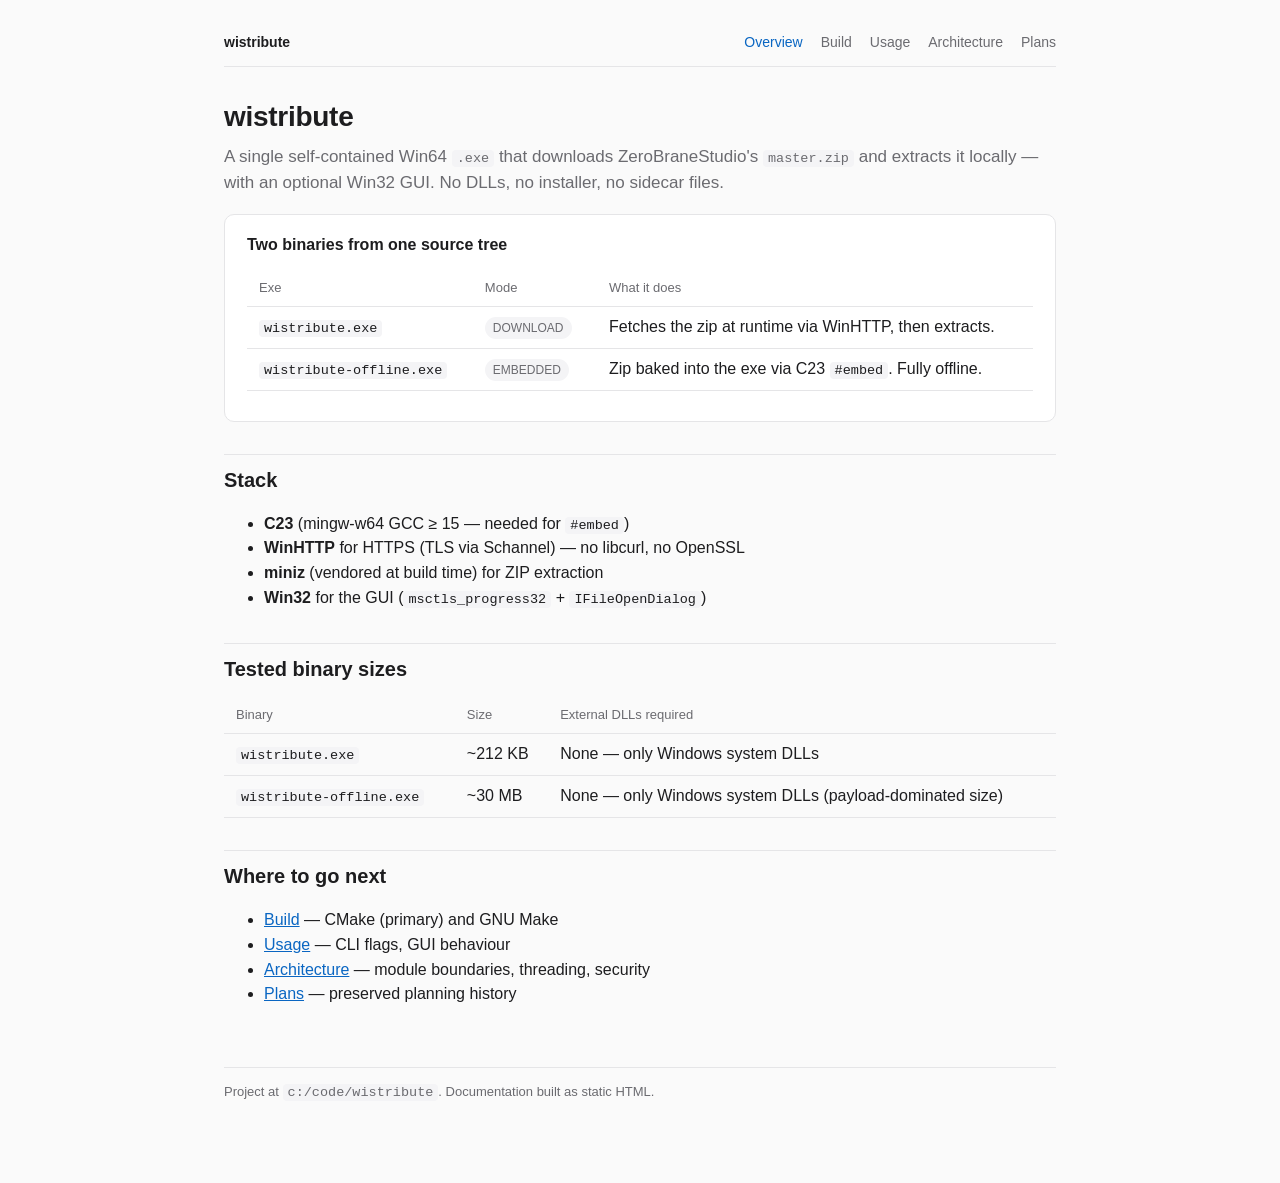
<file: docs/index.html>
<!doctype html>
<html lang="en">
<head>
<meta charset="utf-8">
<meta name="viewport" content="width=device-width, initial-scale=1">
<title>wistribute — docs</title>
<link rel="stylesheet" href="style.css">
</head>
<body>
<div class="wrap">
<nav class="top">
    <a class="brand" href="index.html">wistribute</a>
    <a class="active" href="index.html">Overview</a>
    <a href="build.html">Build</a>
    <a href="usage.html">Usage</a>
    <a href="architecture.html">Architecture</a>
    <a href="plans/">Plans</a>
</nav>

<h1>wistribute</h1>
<p class="lede">A single self-contained Win64 <code>.exe</code> that downloads
ZeroBraneStudio's <code>master.zip</code> and extracts it locally — with an
optional Win32 GUI. No DLLs, no installer, no sidecar files.</p>

<div class="card">
    <strong>Two binaries from one source tree</strong>
    <table>
    <tr><th>Exe</th><th>Mode</th><th>What it does</th></tr>
    <tr><td><code>wistribute.exe</code></td><td><span class="tag">DOWNLOAD</span></td>
        <td>Fetches the zip at runtime via WinHTTP, then extracts.</td></tr>
    <tr><td><code>wistribute-offline.exe</code></td><td><span class="tag">EMBEDDED</span></td>
        <td>Zip baked into the exe via C23 <code>#embed</code>. Fully offline.</td></tr>
    </table>
</div>

<h2>Stack</h2>
<ul>
    <li><strong>C23</strong> (mingw-w64 GCC ≥ 15 — needed for <code>#embed</code>)</li>
    <li><strong>WinHTTP</strong> for HTTPS (TLS via Schannel) — no libcurl, no OpenSSL</li>
    <li><strong>miniz</strong> (vendored at build time) for ZIP extraction</li>
    <li><strong>Win32</strong> for the GUI (<code>msctls_progress32</code> + <code>IFileOpenDialog</code>)</li>
</ul>

<h2>Tested binary sizes</h2>
<table>
<tr><th>Binary</th><th>Size</th><th>External DLLs required</th></tr>
<tr><td><code>wistribute.exe</code></td><td>~212 KB</td>
    <td>None — only Windows system DLLs</td></tr>
<tr><td><code>wistribute-offline.exe</code></td><td>~30 MB</td>
    <td>None — only Windows system DLLs (payload-dominated size)</td></tr>
</table>

<h2>Where to go next</h2>
<ul>
    <li><a href="build.html">Build</a> — CMake (primary) and GNU Make</li>
    <li><a href="usage.html">Usage</a> — CLI flags, GUI behaviour</li>
    <li><a href="architecture.html">Architecture</a> — module boundaries, threading, security</li>
    <li><a href="plans/">Plans</a> — preserved planning history</li>
</ul>

<footer>Project at <code>c:/code/wistribute</code>. Documentation built as static HTML.</footer>
</div>
</body>
</html>
</file>
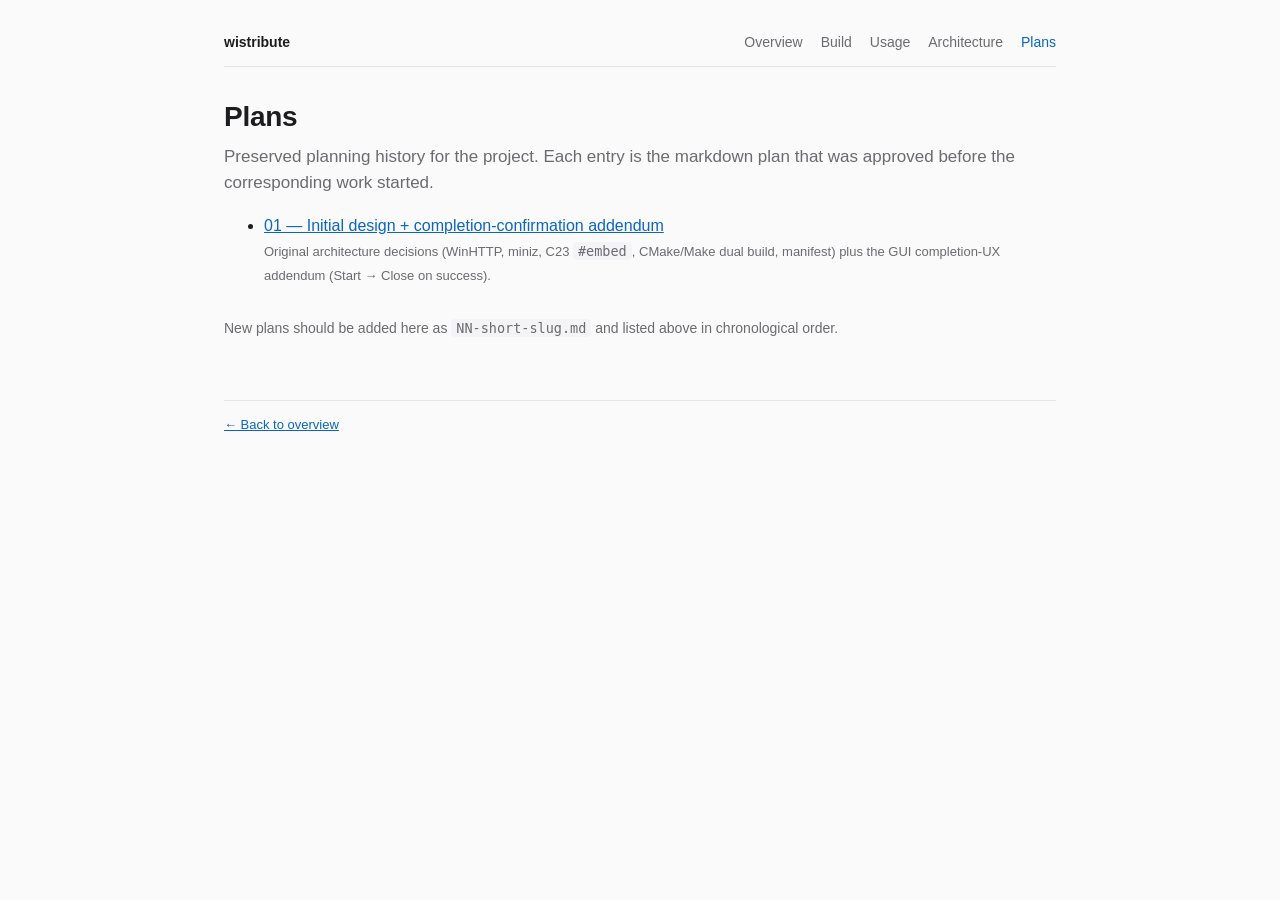
<file: docs/plans/index.html>
<!doctype html>
<html lang="en">
<head>
<meta charset="utf-8">
<meta name="viewport" content="width=device-width, initial-scale=1">
<title>Plans — wistribute</title>
<link rel="stylesheet" href="../style.css">
</head>
<body>
<div class="wrap">
<nav class="top">
    <a class="brand" href="../index.html">wistribute</a>
    <a href="../index.html">Overview</a>
    <a href="../build.html">Build</a>
    <a href="../usage.html">Usage</a>
    <a href="../architecture.html">Architecture</a>
    <a class="active" href="index.html">Plans</a>
</nav>

<h1>Plans</h1>
<p class="lede">Preserved planning history for the project. Each entry is
the markdown plan that was approved before the corresponding work started.</p>

<ul>
    <li><a href="01-initial-and-completion-confirmation.md">01 — Initial design + completion-confirmation addendum</a>
        <br><span style="color:var(--muted);font-size:13px;">
        Original architecture decisions (WinHTTP, miniz, C23 <code>#embed</code>,
        CMake/Make dual build, manifest) plus the GUI completion-UX addendum
        (Start → Close on success).</span></li>
</ul>

<p style="color:var(--muted);font-size:14px;margin-top:30px;">
New plans should be added here as <code>NN-short-slug.md</code> and listed above
in chronological order.</p>

<footer><a href="../index.html">← Back to overview</a></footer>
</div>
</body>
</html>
</file>
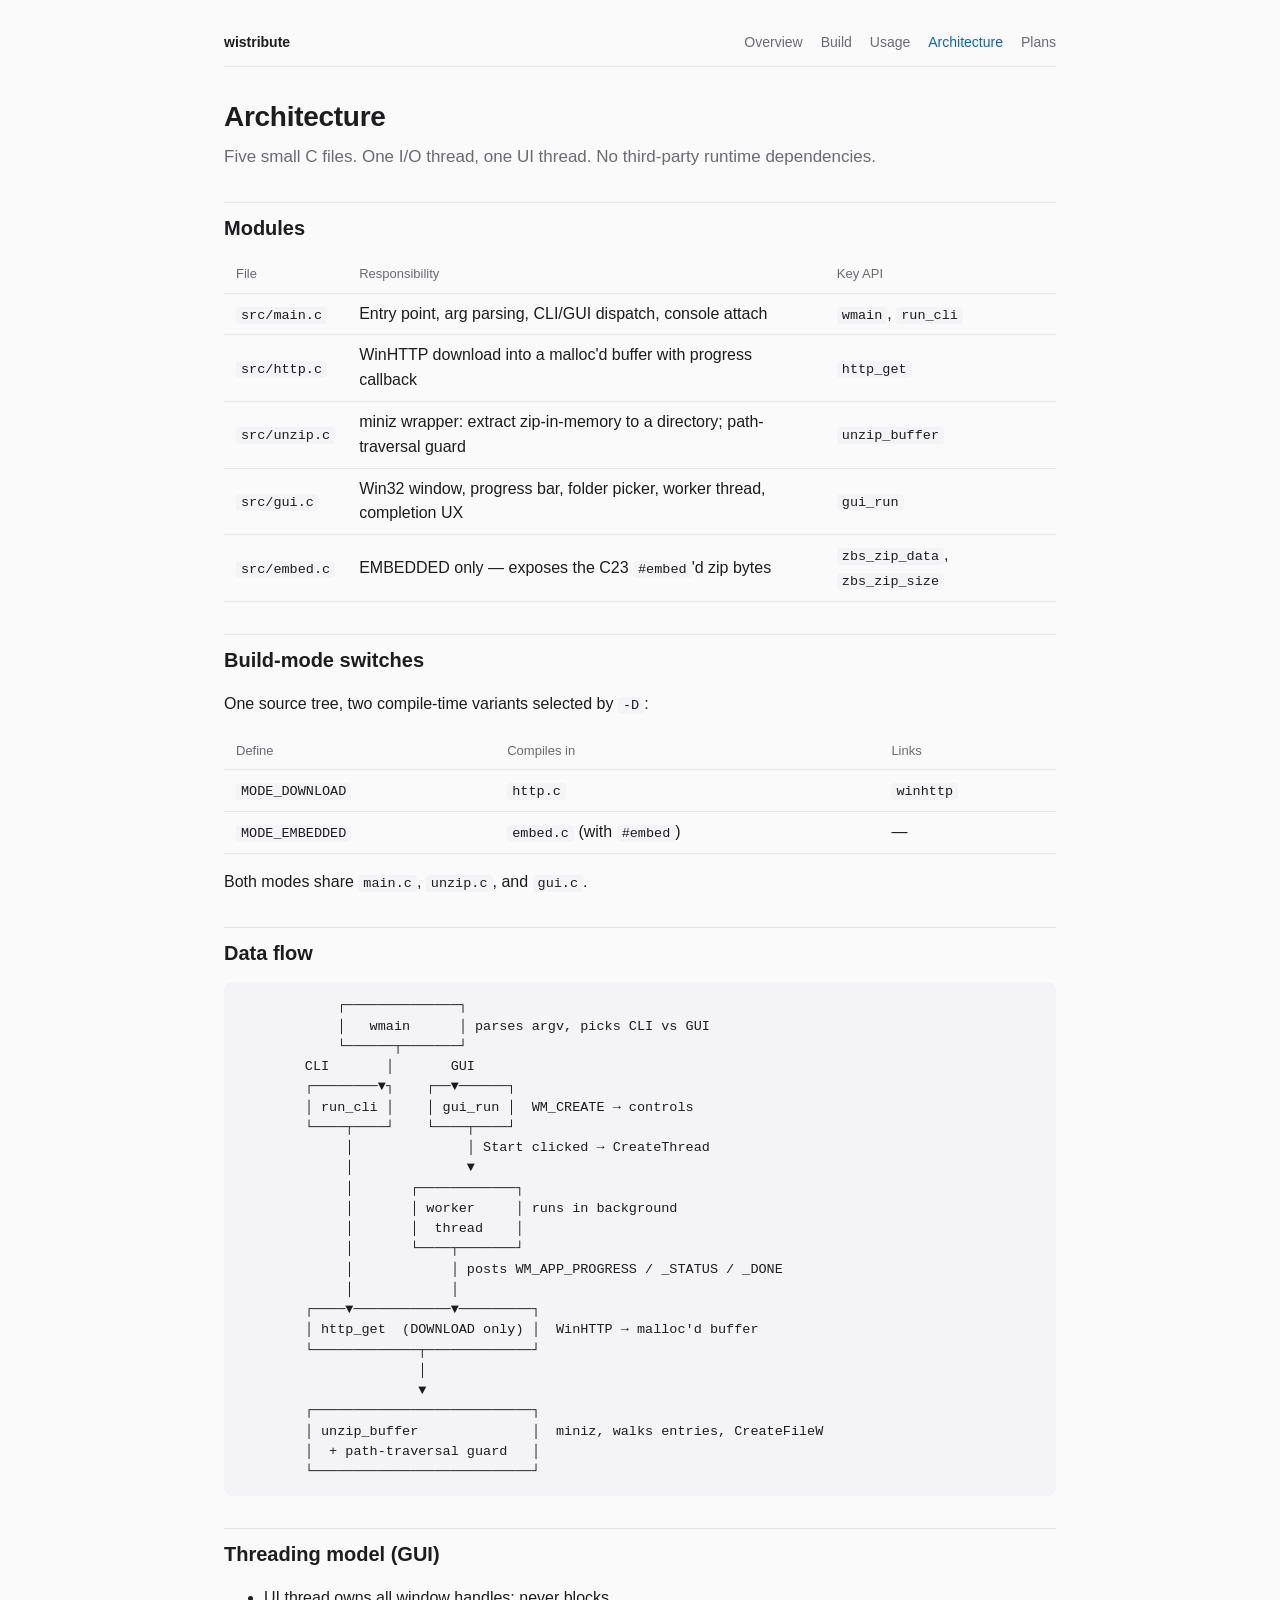
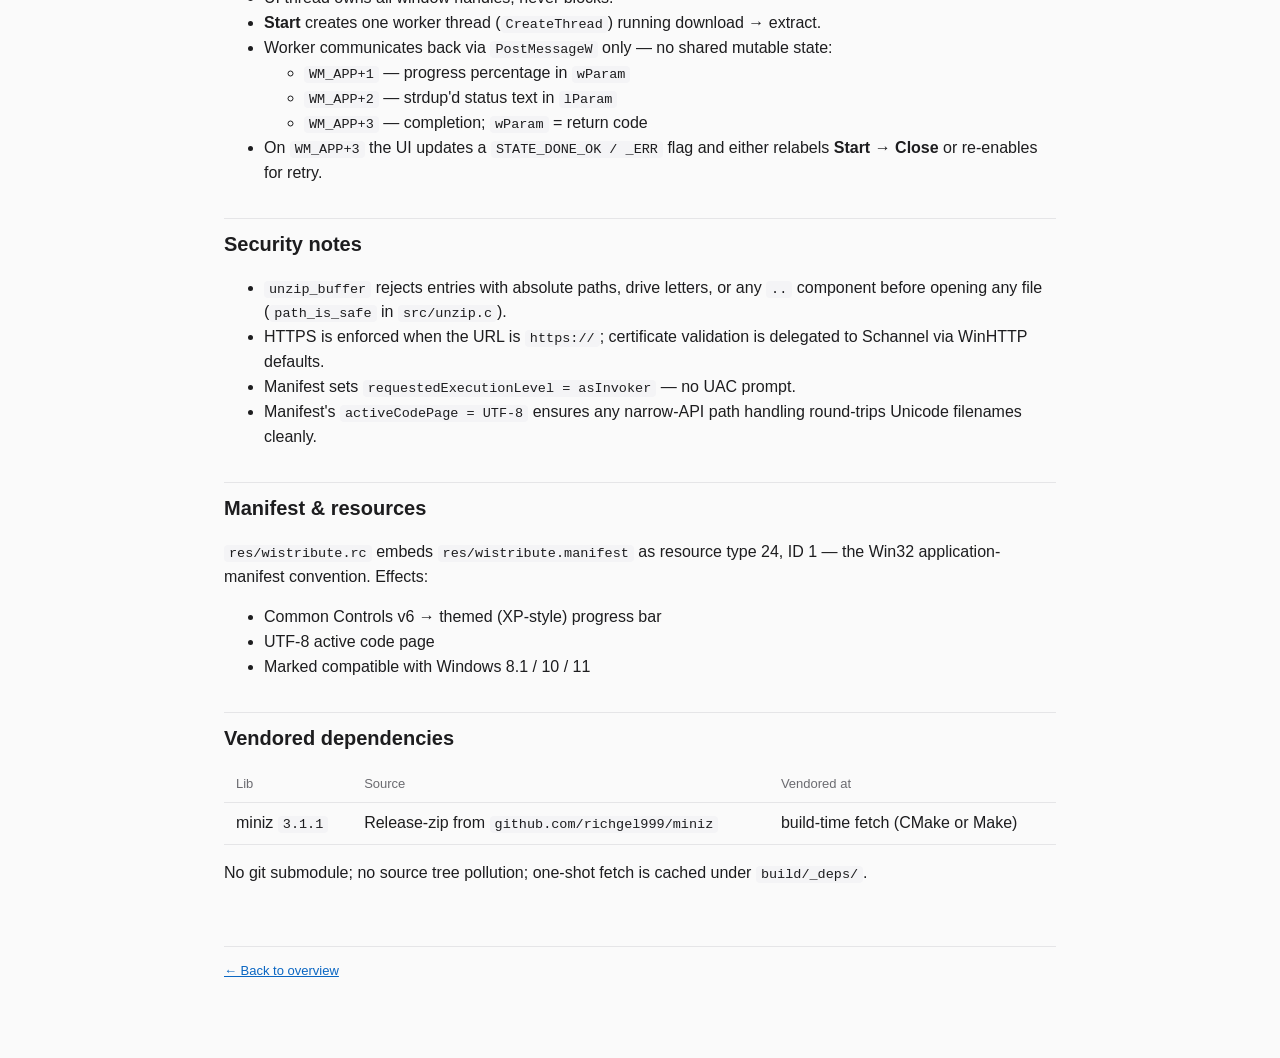
<file: docs/architecture.html>
<!doctype html>
<html lang="en">
<head>
<meta charset="utf-8">
<meta name="viewport" content="width=device-width, initial-scale=1">
<title>Architecture — wistribute</title>
<link rel="stylesheet" href="style.css">
</head>
<body>
<div class="wrap">
<nav class="top">
    <a class="brand" href="index.html">wistribute</a>
    <a href="index.html">Overview</a>
    <a href="build.html">Build</a>
    <a href="usage.html">Usage</a>
    <a class="active" href="architecture.html">Architecture</a>
    <a href="plans/">Plans</a>
</nav>

<h1>Architecture</h1>
<p class="lede">Five small C files. One I/O thread, one UI thread.
No third-party runtime dependencies.</p>

<h2>Modules</h2>
<table>
<tr><th>File</th><th>Responsibility</th><th>Key API</th></tr>
<tr><td><code>src/main.c</code></td>
    <td>Entry point, arg parsing, CLI/GUI dispatch, console attach</td>
    <td><code>wmain</code>, <code>run_cli</code></td></tr>
<tr><td><code>src/http.c</code></td>
    <td>WinHTTP download into a malloc'd buffer with progress callback</td>
    <td><code>http_get</code></td></tr>
<tr><td><code>src/unzip.c</code></td>
    <td>miniz wrapper: extract zip-in-memory to a directory; path-traversal guard</td>
    <td><code>unzip_buffer</code></td></tr>
<tr><td><code>src/gui.c</code></td>
    <td>Win32 window, progress bar, folder picker, worker thread, completion UX</td>
    <td><code>gui_run</code></td></tr>
<tr><td><code>src/embed.c</code></td>
    <td>EMBEDDED only — exposes the C23 <code>#embed</code>'d zip bytes</td>
    <td><code>zbs_zip_data</code>, <code>zbs_zip_size</code></td></tr>
</table>

<h2>Build-mode switches</h2>
<p>One source tree, two compile-time variants selected by <code>-D</code>:</p>
<table>
<tr><th>Define</th><th>Compiles in</th><th>Links</th></tr>
<tr><td><code>MODE_DOWNLOAD</code></td><td><code>http.c</code></td><td><code>winhttp</code></td></tr>
<tr><td><code>MODE_EMBEDDED</code></td><td><code>embed.c</code> (with <code>#embed</code>)</td><td>—</td></tr>
</table>
<p>Both modes share <code>main.c</code>, <code>unzip.c</code>, and <code>gui.c</code>.</p>

<h2>Data flow</h2>
<pre><code>            ┌──────────────┐
            │   wmain      │ parses argv, picks CLI vs GUI
            └──────┬───────┘
        CLI       │       GUI
        ┌────────▼┐    ┌──▼──────┐
        │ run_cli │    │ gui_run │  WM_CREATE → controls
        └────┬────┘    └────┬────┘
             │              │ Start clicked → CreateThread
             │              ▼
             │       ┌────────────┐
             │       │ worker     │ runs in background
             │       │  thread    │
             │       └────┬───────┘
             │            │ posts WM_APP_PROGRESS / _STATUS / _DONE
             │            │
        ┌────▼────────────▼─────────┐
        │ http_get  (DOWNLOAD only) │  WinHTTP → malloc'd buffer
        └─────────────┬─────────────┘
                      │
                      ▼
        ┌───────────────────────────┐
        │ unzip_buffer              │  miniz, walks entries, CreateFileW
        │  + path-traversal guard   │
        └───────────────────────────┘</code></pre>

<h2>Threading model (GUI)</h2>
<ul>
    <li>UI thread owns all window handles; never blocks.</li>
    <li><strong>Start</strong> creates one worker thread (<code>CreateThread</code>) running
        download → extract.</li>
    <li>Worker communicates back via <code>PostMessageW</code> only — no shared mutable state:
        <ul>
            <li><code>WM_APP+1</code> — progress percentage in <code>wParam</code></li>
            <li><code>WM_APP+2</code> — strdup'd status text in <code>lParam</code></li>
            <li><code>WM_APP+3</code> — completion; <code>wParam</code> = return code</li>
        </ul>
    </li>
    <li>On <code>WM_APP+3</code> the UI updates a <code>STATE_DONE_OK / _ERR</code> flag and
        either relabels <strong>Start → Close</strong> or re-enables for retry.</li>
</ul>

<h2>Security notes</h2>
<ul>
    <li><code>unzip_buffer</code> rejects entries with absolute paths, drive letters,
        or any <code>..</code> component before opening any file
        (<code>path_is_safe</code> in <code>src/unzip.c</code>).</li>
    <li>HTTPS is enforced when the URL is <code>https://</code>; certificate validation
        is delegated to Schannel via WinHTTP defaults.</li>
    <li>Manifest sets <code>requestedExecutionLevel = asInvoker</code> — no UAC prompt.</li>
    <li>Manifest's <code>activeCodePage = UTF-8</code> ensures any narrow-API path
        handling round-trips Unicode filenames cleanly.</li>
</ul>

<h2>Manifest &amp; resources</h2>
<p><code>res/wistribute.rc</code> embeds <code>res/wistribute.manifest</code> as
resource type 24, ID 1 — the Win32 application-manifest convention.
Effects:</p>
<ul>
    <li>Common Controls v6 → themed (XP-style) progress bar</li>
    <li>UTF-8 active code page</li>
    <li>Marked compatible with Windows 8.1 / 10 / 11</li>
</ul>

<h2>Vendored dependencies</h2>
<table>
<tr><th>Lib</th><th>Source</th><th>Vendored at</th></tr>
<tr><td>miniz <code>3.1.1</code></td>
    <td>Release-zip from <code>github.com/richgel999/miniz</code></td>
    <td>build-time fetch (CMake or Make)</td></tr>
</table>
<p>No git submodule; no source tree pollution; one-shot fetch is cached
under <code>build/_deps/</code>.</p>

<footer><a href="index.html">← Back to overview</a></footer>
</div>
</body>
</html>
</file>
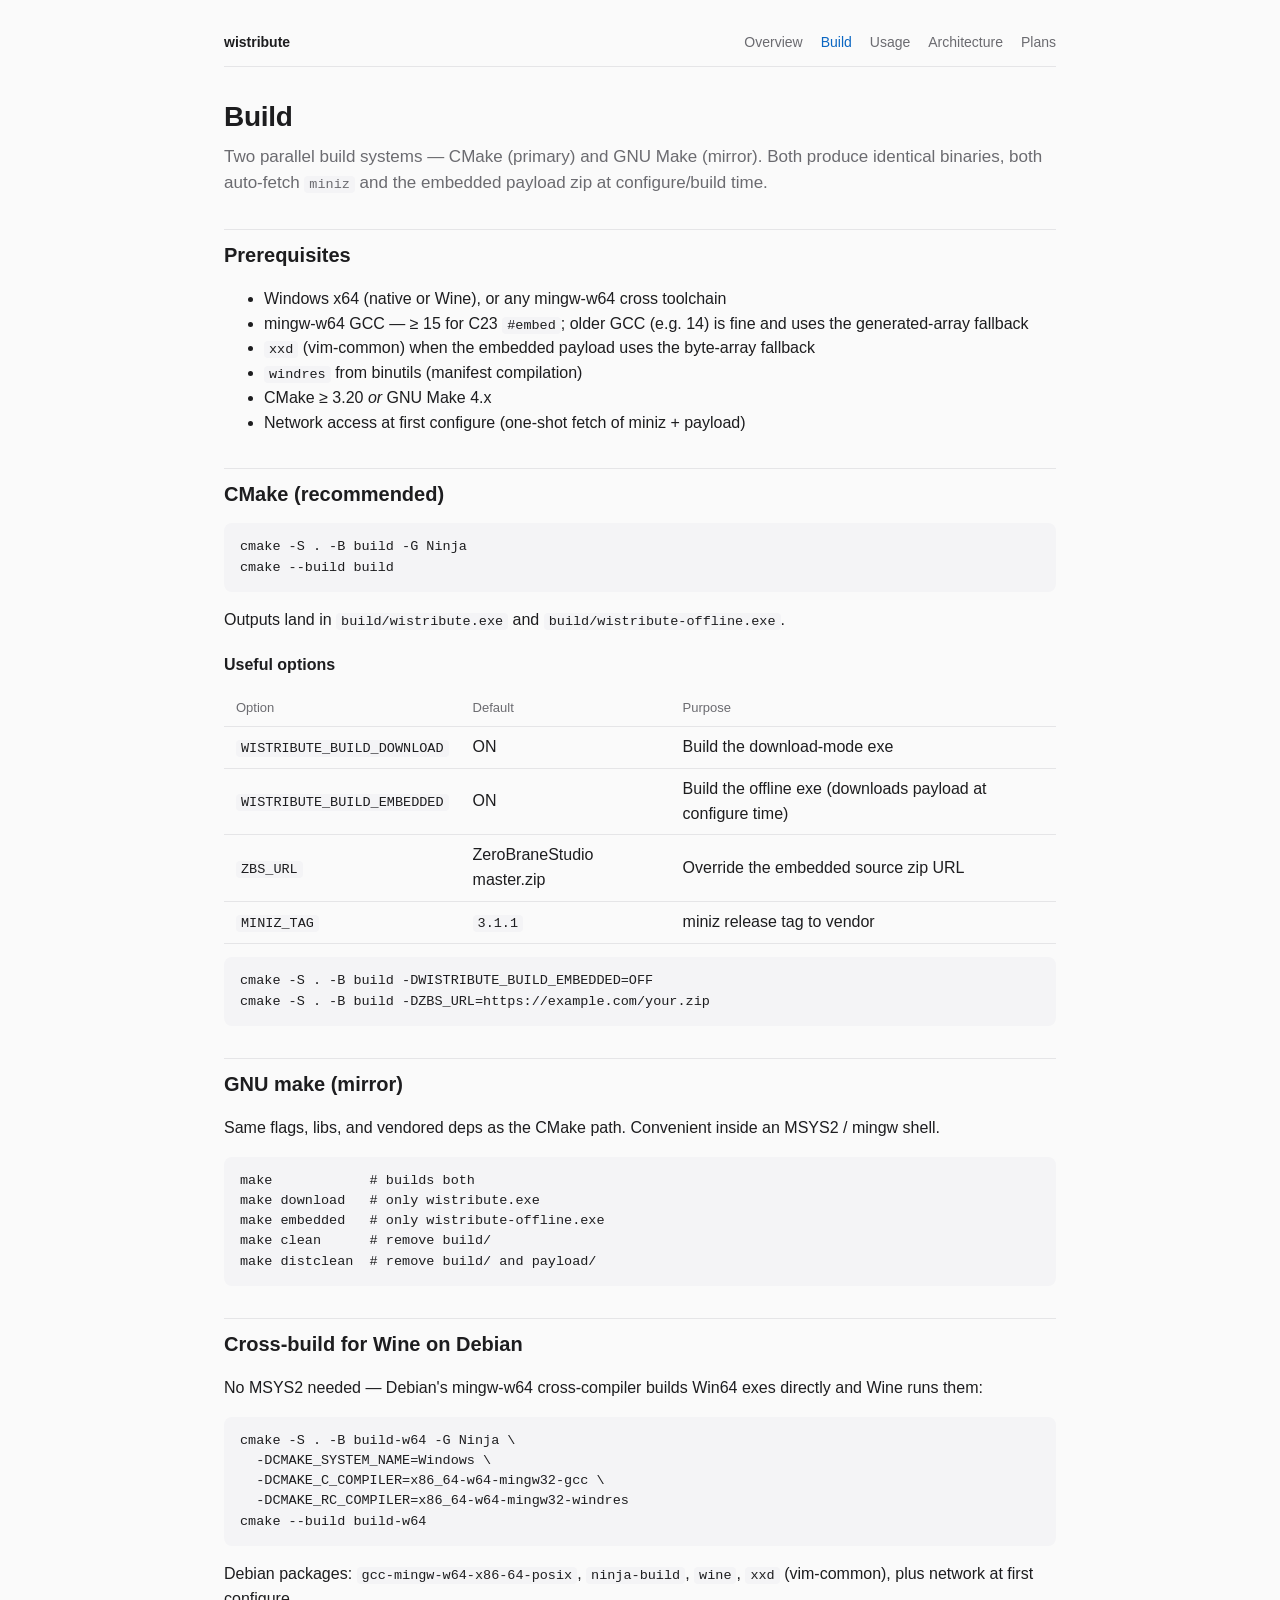
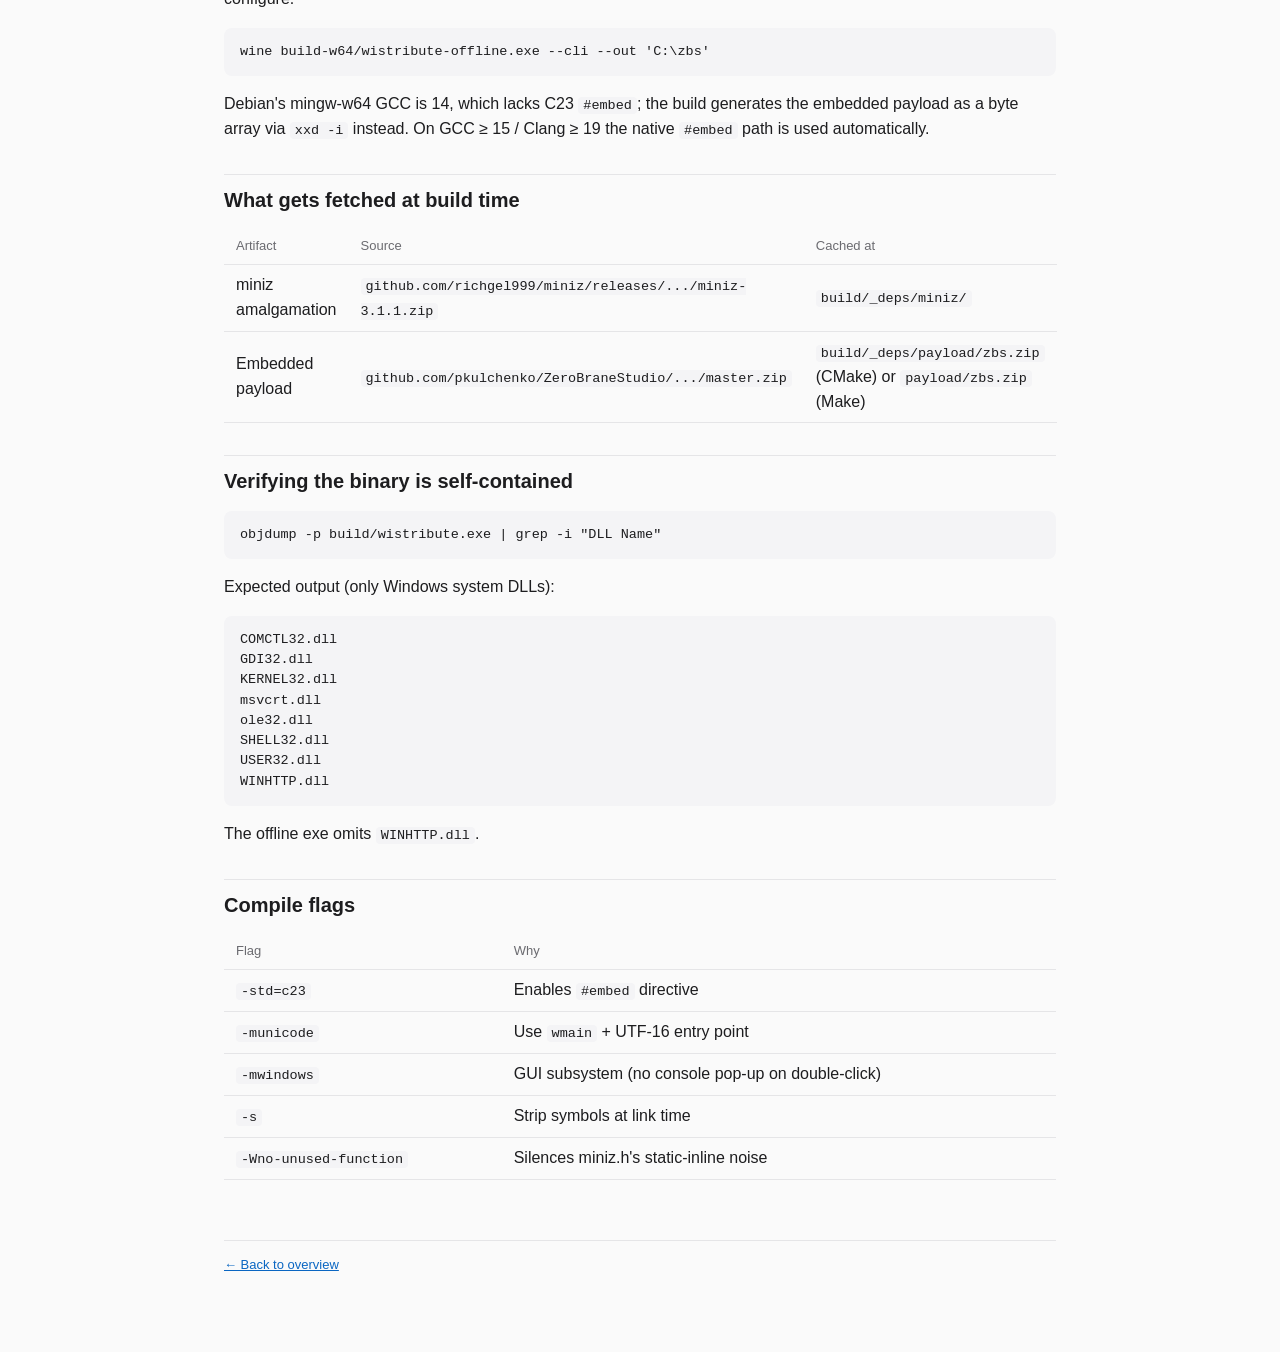
<file: docs/build.html>
<!doctype html>
<html lang="en">
<head>
<meta charset="utf-8">
<meta name="viewport" content="width=device-width, initial-scale=1">
<title>Build — wistribute</title>
<link rel="stylesheet" href="style.css">
</head>
<body>
<div class="wrap">
<nav class="top">
    <a class="brand" href="index.html">wistribute</a>
    <a href="index.html">Overview</a>
    <a class="active" href="build.html">Build</a>
    <a href="usage.html">Usage</a>
    <a href="architecture.html">Architecture</a>
    <a href="plans/">Plans</a>
</nav>

<h1>Build</h1>
<p class="lede">Two parallel build systems — CMake (primary) and GNU Make
(mirror). Both produce identical binaries, both auto-fetch
<code>miniz</code> and the embedded payload zip at configure/build time.</p>

<h2>Prerequisites</h2>
<ul>
    <li>Windows x64 (native or Wine), or any mingw-w64 cross toolchain</li>
    <li>mingw-w64 GCC — ≥ 15 for C23 <code>#embed</code>; older GCC (e.g. 14) is fine and uses the generated-array fallback</li>
    <li><code>xxd</code> (vim-common) when the embedded payload uses the byte-array fallback</li>
    <li><code>windres</code> from binutils (manifest compilation)</li>
    <li>CMake ≥ 3.20 <em>or</em> GNU Make 4.x</li>
    <li>Network access at first configure (one-shot fetch of miniz + payload)</li>
</ul>

<h2>CMake (recommended)</h2>
<pre><code>cmake -S . -B build -G Ninja
cmake --build build</code></pre>
<p>Outputs land in <code>build/wistribute.exe</code> and
<code>build/wistribute-offline.exe</code>.</p>

<h3>Useful options</h3>
<table>
<tr><th>Option</th><th>Default</th><th>Purpose</th></tr>
<tr><td><code>WISTRIBUTE_BUILD_DOWNLOAD</code></td><td>ON</td><td>Build the download-mode exe</td></tr>
<tr><td><code>WISTRIBUTE_BUILD_EMBEDDED</code></td><td>ON</td><td>Build the offline exe (downloads payload at configure time)</td></tr>
<tr><td><code>ZBS_URL</code></td><td>ZeroBraneStudio master.zip</td><td>Override the embedded source zip URL</td></tr>
<tr><td><code>MINIZ_TAG</code></td><td><code>3.1.1</code></td><td>miniz release tag to vendor</td></tr>
</table>
<pre><code>cmake -S . -B build -DWISTRIBUTE_BUILD_EMBEDDED=OFF
cmake -S . -B build -DZBS_URL=https://example.com/your.zip</code></pre>

<h2>GNU make (mirror)</h2>
<p>Same flags, libs, and vendored deps as the CMake path. Convenient inside
an MSYS2 / mingw shell.</p>
<pre><code>make            # builds both
make download   # only wistribute.exe
make embedded   # only wistribute-offline.exe
make clean      # remove build/
make distclean  # remove build/ and payload/</code></pre>

<h2>Cross-build for Wine on Debian</h2>
<p>No MSYS2 needed — Debian's mingw-w64 cross-compiler builds Win64 exes
directly and Wine runs them:</p>
<pre><code>cmake -S . -B build-w64 -G Ninja \
  -DCMAKE_SYSTEM_NAME=Windows \
  -DCMAKE_C_COMPILER=x86_64-w64-mingw32-gcc \
  -DCMAKE_RC_COMPILER=x86_64-w64-mingw32-windres
cmake --build build-w64</code></pre>
<p>Debian packages: <code>gcc-mingw-w64-x86-64-posix</code>,
<code>ninja-build</code>, <code>wine</code>, <code>xxd</code>
(vim-common), plus network at first configure.</p>
<pre><code>wine build-w64/wistribute-offline.exe --cli --out 'C:\zbs'</code></pre>
<p>Debian's mingw-w64 GCC is 14, which lacks C23 <code>#embed</code>;
the build generates the embedded payload as a byte array via
<code>xxd -i</code> instead. On GCC ≥ 15 / Clang ≥ 19 the native
<code>#embed</code> path is used automatically.</p>

<h2>What gets fetched at build time</h2>
<table>
<tr><th>Artifact</th><th>Source</th><th>Cached at</th></tr>
<tr><td>miniz amalgamation</td>
    <td><code>github.com/richgel999/miniz/releases/.../miniz-3.1.1.zip</code></td>
    <td><code>build/_deps/miniz/</code></td></tr>
<tr><td>Embedded payload</td>
    <td><code>github.com/pkulchenko/ZeroBraneStudio/.../master.zip</code></td>
    <td><code>build/_deps/payload/zbs.zip</code> (CMake) or <code>payload/zbs.zip</code> (Make)</td></tr>
</table>

<h2>Verifying the binary is self-contained</h2>
<pre><code>objdump -p build/wistribute.exe | grep -i "DLL Name"</code></pre>
<p>Expected output (only Windows system DLLs):</p>
<pre><code>COMCTL32.dll
GDI32.dll
KERNEL32.dll
msvcrt.dll
ole32.dll
SHELL32.dll
USER32.dll
WINHTTP.dll</code></pre>
<p>The offline exe omits <code>WINHTTP.dll</code>.</p>

<h2>Compile flags</h2>
<table>
<tr><th>Flag</th><th>Why</th></tr>
<tr><td><code>-std=c23</code></td><td>Enables <code>#embed</code> directive</td></tr>
<tr><td><code>-municode</code></td><td>Use <code>wmain</code> + UTF-16 entry point</td></tr>
<tr><td><code>-mwindows</code></td><td>GUI subsystem (no console pop-up on double-click)</td></tr>
<tr><td><code>-s</code></td><td>Strip symbols at link time</td></tr>
<tr><td><code>-Wno-unused-function</code></td><td>Silences miniz.h's static-inline noise</td></tr>
</table>

<footer><a href="index.html">← Back to overview</a></footer>
</div>
</body>
</html>
</file>
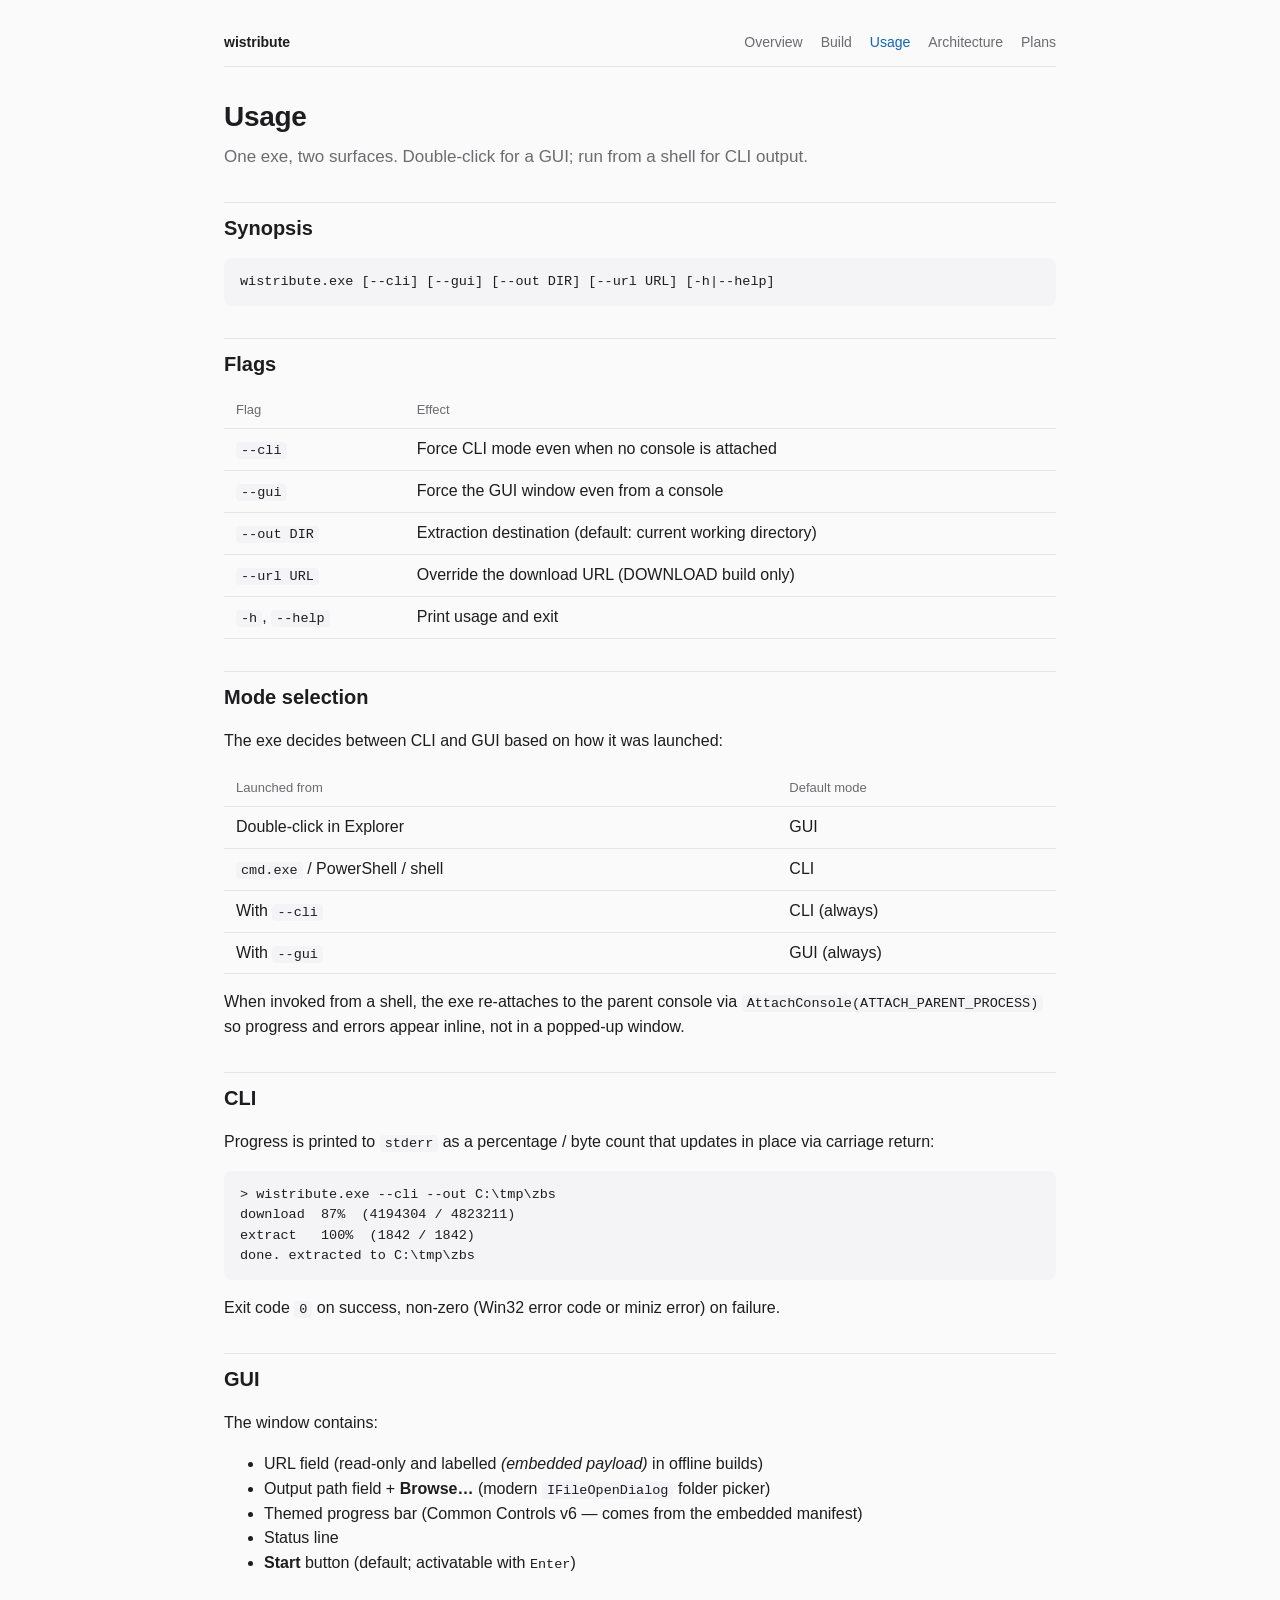
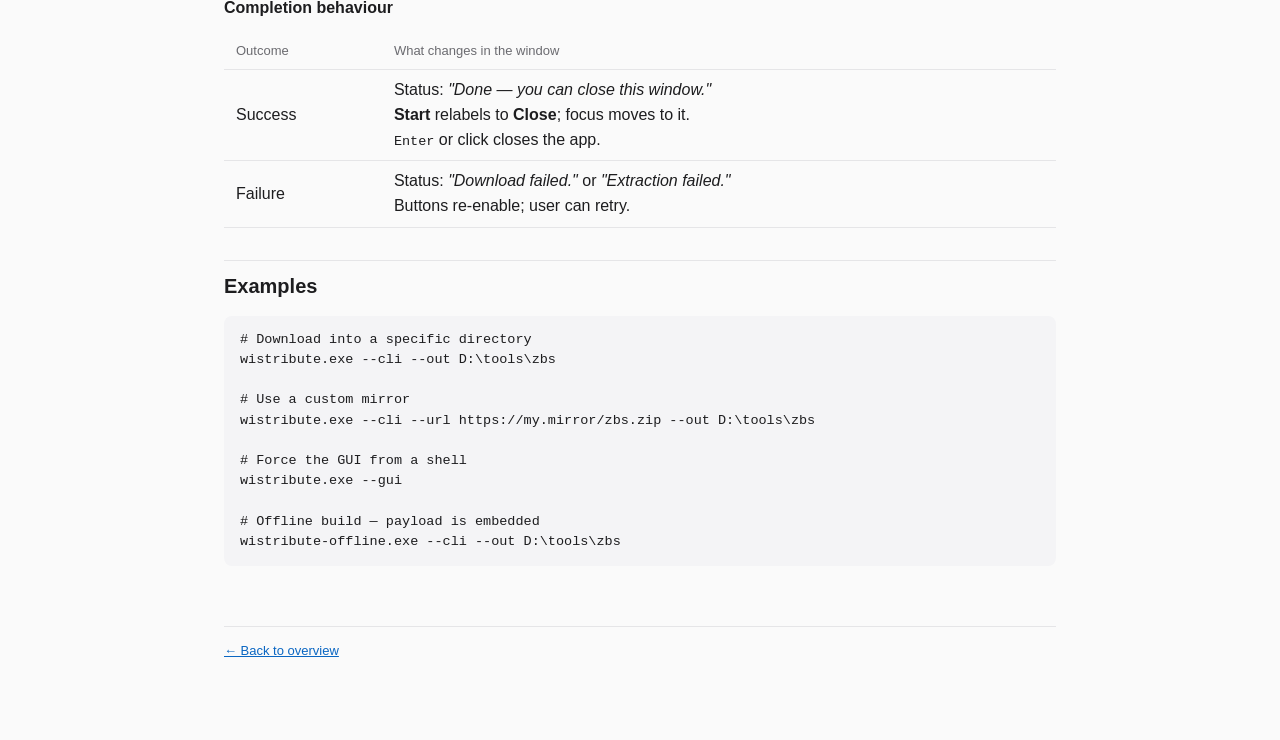
<file: docs/usage.html>
<!doctype html>
<html lang="en">
<head>
<meta charset="utf-8">
<meta name="viewport" content="width=device-width, initial-scale=1">
<title>Usage — wistribute</title>
<link rel="stylesheet" href="style.css">
</head>
<body>
<div class="wrap">
<nav class="top">
    <a class="brand" href="index.html">wistribute</a>
    <a href="index.html">Overview</a>
    <a href="build.html">Build</a>
    <a class="active" href="usage.html">Usage</a>
    <a href="architecture.html">Architecture</a>
    <a href="plans/">Plans</a>
</nav>

<h1>Usage</h1>
<p class="lede">One exe, two surfaces. Double-click for a GUI; run from a
shell for CLI output.</p>

<h2>Synopsis</h2>
<pre><code>wistribute.exe [--cli] [--gui] [--out DIR] [--url URL] [-h|--help]</code></pre>

<h2>Flags</h2>
<table>
<tr><th>Flag</th><th>Effect</th></tr>
<tr><td><code>--cli</code></td><td>Force CLI mode even when no console is attached</td></tr>
<tr><td><code>--gui</code></td><td>Force the GUI window even from a console</td></tr>
<tr><td><code>--out DIR</code></td><td>Extraction destination (default: current working directory)</td></tr>
<tr><td><code>--url URL</code></td><td>Override the download URL (DOWNLOAD build only)</td></tr>
<tr><td><code>-h</code>, <code>--help</code></td><td>Print usage and exit</td></tr>
</table>

<h2>Mode selection</h2>
<p>The exe decides between CLI and GUI based on how it was launched:</p>
<table>
<tr><th>Launched from</th><th>Default mode</th></tr>
<tr><td>Double-click in Explorer</td><td>GUI</td></tr>
<tr><td><code>cmd.exe</code> / PowerShell / shell</td><td>CLI</td></tr>
<tr><td>With <code>--cli</code></td><td>CLI (always)</td></tr>
<tr><td>With <code>--gui</code></td><td>GUI (always)</td></tr>
</table>
<p>When invoked from a shell, the exe re-attaches to the parent console
via <code>AttachConsole(ATTACH_PARENT_PROCESS)</code> so progress and
errors appear inline, not in a popped-up window.</p>

<h2>CLI</h2>
<p>Progress is printed to <code>stderr</code> as a percentage / byte count
that updates in place via carriage return:</p>
<pre><code>&gt; wistribute.exe --cli --out C:\tmp\zbs
download  87%  (4194304 / 4823211)
extract   100%  (1842 / 1842)
done. extracted to C:\tmp\zbs</code></pre>
<p>Exit code <code>0</code> on success, non-zero (Win32 error code or
miniz error) on failure.</p>

<h2>GUI</h2>
<p>The window contains:</p>
<ul>
    <li>URL field (read-only and labelled <em>(embedded payload)</em> in offline builds)</li>
    <li>Output path field + <strong>Browse…</strong> (modern <code>IFileOpenDialog</code> folder picker)</li>
    <li>Themed progress bar (Common Controls v6 — comes from the embedded manifest)</li>
    <li>Status line</li>
    <li><strong>Start</strong> button (default; activatable with <kbd>Enter</kbd>)</li>
</ul>

<h3>Completion behaviour</h3>
<table>
<tr><th>Outcome</th><th>What changes in the window</th></tr>
<tr><td>Success</td>
    <td>Status: <em>"Done — you can close this window."</em><br>
        <strong>Start</strong> relabels to <strong>Close</strong>; focus moves to it.<br>
        <kbd>Enter</kbd> or click closes the app.</td></tr>
<tr><td>Failure</td>
    <td>Status: <em>"Download failed."</em> or <em>"Extraction failed."</em><br>
        Buttons re-enable; user can retry.</td></tr>
</table>

<h2>Examples</h2>
<pre><code># Download into a specific directory
wistribute.exe --cli --out D:\tools\zbs

# Use a custom mirror
wistribute.exe --cli --url https://my.mirror/zbs.zip --out D:\tools\zbs

# Force the GUI from a shell
wistribute.exe --gui

# Offline build — payload is embedded
wistribute-offline.exe --cli --out D:\tools\zbs</code></pre>

<footer><a href="index.html">← Back to overview</a></footer>
</div>
</body>
</html>
</file>
<file: docs/style.css>
:root {
    --fg: #1d1d1f; --muted: #6b6b70; --bg: #fafafa; --card: #fff;
    --accent: #0a66c2; --rule: #e5e5e7; --code-bg: #f4f4f6;
}
@media (prefers-color-scheme: dark) {
    :root { --fg:#e8e8ea; --muted:#9b9ba1; --bg:#0e0e10; --card:#17171a;
            --accent:#7ab7ff; --rule:#26262b; --code-bg:#1c1c20; }
}
* { box-sizing: border-box; }
html, body { margin: 0; padding: 0; background: var(--bg); color: var(--fg);
    font: 16px/1.55 -apple-system, BlinkMacSystemFont, "Segoe UI", Roboto, sans-serif; }
.wrap { max-width: 880px; margin: 0 auto; padding: 32px 24px 80px; }
nav.top { display: flex; gap: 18px; flex-wrap: wrap; align-items: center;
    border-bottom: 1px solid var(--rule); padding-bottom: 12px; margin-bottom: 28px; }
nav.top a { color: var(--muted); text-decoration: none; font-size: 14px; }
nav.top a.brand { color: var(--fg); font-weight: 600; margin-right: auto; }
nav.top a:hover, nav.top a.active { color: var(--accent); }
h1 { font-size: 28px; margin: 0 0 6px; letter-spacing: -0.01em; }
h2 { font-size: 20px; margin: 32px 0 10px; padding-top: 10px; border-top: 1px solid var(--rule); }
h3 { font-size: 16px; margin: 20px 0 6px; }
p, li { color: var(--fg); }
.lede { color: var(--muted); margin-top: 0; font-size: 17px; }
a { color: var(--accent); }
code, pre, kbd { font-family: "JetBrains Mono", Consolas, "SF Mono", monospace;
    font-size: 13.5px; }
code { background: var(--code-bg); padding: 1px 5px; border-radius: 4px; }
pre { background: var(--code-bg); padding: 14px 16px; border-radius: 8px;
    overflow-x: auto; line-height: 1.5; }
pre code { background: none; padding: 0; }
table { border-collapse: collapse; margin: 12px 0; width: 100%; }
th, td { text-align: left; padding: 8px 12px; border-bottom: 1px solid var(--rule); }
th { color: var(--muted); font-weight: 500; font-size: 13px; }
.card { background: var(--card); border: 1px solid var(--rule); border-radius: 10px;
    padding: 18px 22px; margin: 14px 0; }
.tag { display: inline-block; padding: 2px 8px; font-size: 12px; border-radius: 999px;
    background: var(--code-bg); color: var(--muted); margin-right: 6px; }
footer { color: var(--muted); font-size: 13px; margin-top: 60px; border-top: 1px solid var(--rule);
    padding-top: 14px; }
</file>
